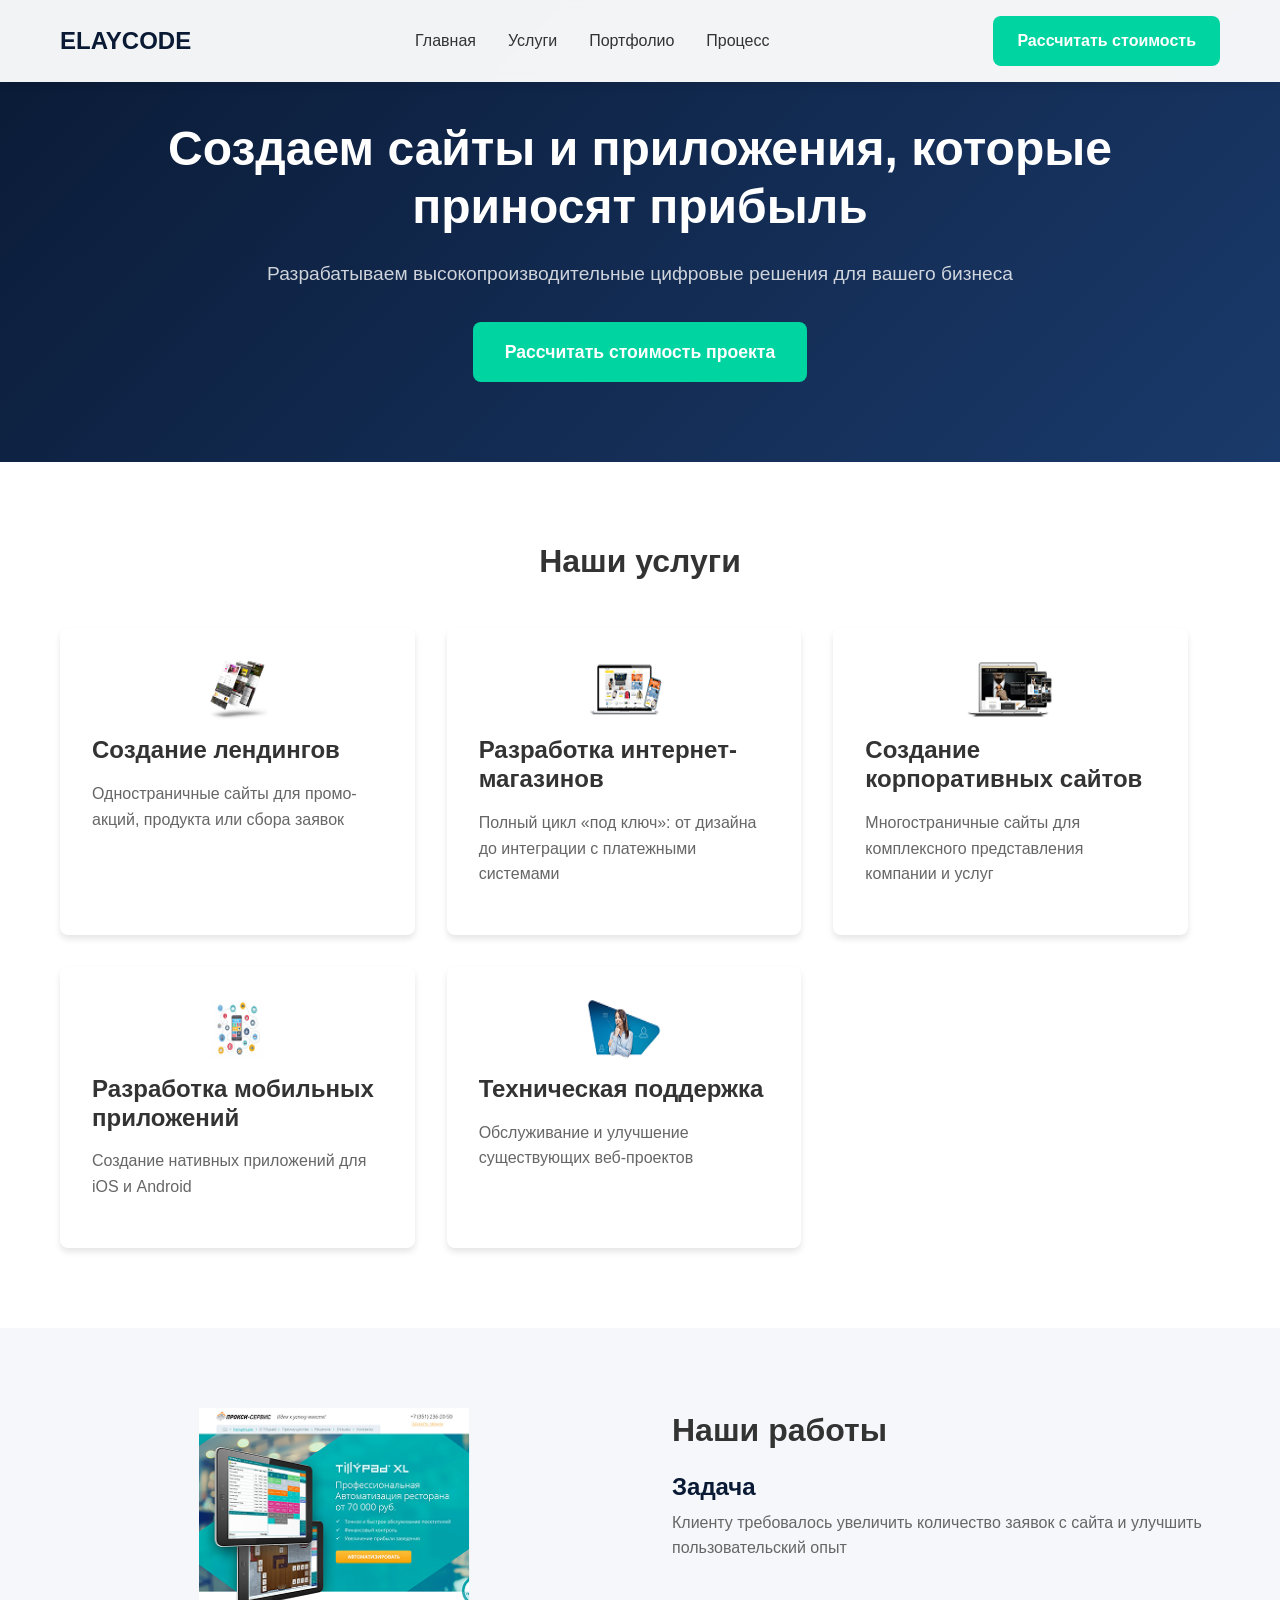
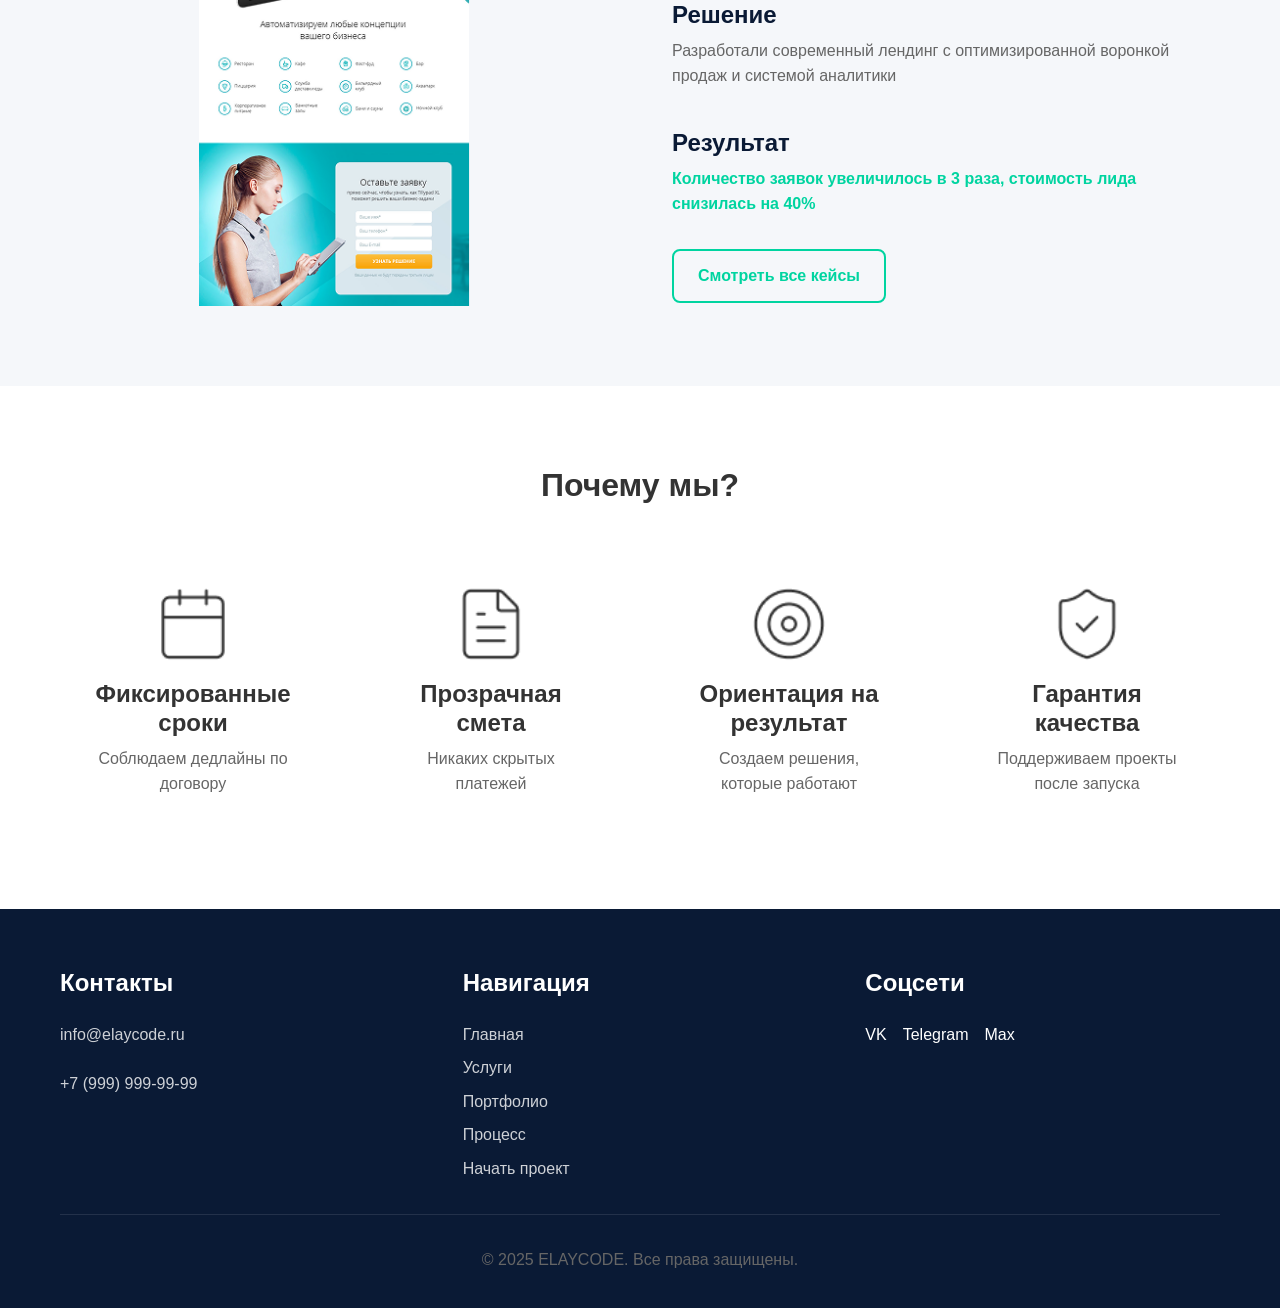
<file: public/index.html>
<!DOCTYPE html>
<html lang="ru">

<head>
    <meta charset="UTF-8">
    <meta name="viewport" content="width=device-width, initial-scale=1.0">
    <title>ELAYCODE - Создаем сайты и приложения, которые приносят прибыль</title>
    <link rel="stylesheet" href="css/base.css">
    <link rel="stylesheet" href="css/index.css">
</head>

<body>
    <header class="header">
        <div class="container header__container">
            <a href="index.html" class="header__logo">ELAYCODE</a>
            <nav class="header__nav">
                <ul class="header__nav-list">
                    <li><a href="index.html" class="header__nav-link">Главная</a></li>
                    <li><a href="services.html" class="header__nav-link">Услуги</a></li>
                    <li><a href="portfolio.html" class="header__nav-link">Портфолио</a></li>
                    <li><a href="process.html" class="header__nav-link">Процесс</a></li>
                </ul>
            </nav>
            <a href="start-project.html" class="btn btn--primary">Рассчитать стоимость</a>
        </div>
    </header>

    <section class="hero">
        <div class="container">
            <h1 class="hero__title">Создаем сайты и приложения, которые приносят прибыль</h1>
            <p class="hero__subtitle">Разрабатываем высокопроизводительные цифровые решения для вашего бизнеса</p>
            <a href="start-project.html" class="btn btn--primary btn--large">Рассчитать стоимость проекта</a>
        </div>
    </section>

    <section class="services">
        <div class="container">
            <h2 class="services__title">Наши услуги</h2>
            <div class="services__grid">
                <article class="service-card">
                    <img src="./images/service_5.png" alt="Создание лендингов" class="service-card__icon">
                    <h3 class="service-card__title">Создание лендингов</h3>
                    <p class="service-card__description">Одностраничные сайты для промо-акций, продукта или сбора заявок
                    </p>
                    <a href="services.html#landing" class="service-card__link"></a>
                </article>
                <article class="service-card">
                    <img src="./images/service_4.png" alt="Разработка интернет-магазинов" class="service-card__icon">
                    <h3 class="service-card__title">Разработка интернет-магазинов</h3>
                    <p class="service-card__description">Полный цикл «под ключ»: от дизайна до интеграции с платежными
                        системами</p>
                    <a href="services.html#shop" class="service-card__link"></a>
                </article>
                <article class="service-card">
                    <img src="./images/service_3.png" alt="Создание корпоративных сайтов" class="service-card__icon">
                    <h3 class="service-card__title">Создание корпоративных сайтов</h3>
                    <p class="service-card__description">Многостраничные сайты для комплексного представления компании и
                        услуг</p>
                    <a href="services.html#corporate" class="service-card__link"></a>
                </article>
                <article class="service-card">
                    <img src="./images/service_2.png" alt="Разработка мобильных приложений" class="service-card__icon">
                    <h3 class="service-card__title">Разработка мобильных приложений</h3>
                    <p class="service-card__description">Создание нативных приложений для iOS и Android</p>
                    <a href="services.html#mobile" class="service-card__link"></a>
                </article>
                <article class="service-card">
                    <img src="./images/service_1.png" alt="Техническая поддержка" class="service-card__icon">
                    <h3 class="service-card__title">Техническая поддержка</h3>
                    <p class="service-card__description">Обслуживание и улучшение существующих веб-проектов</p>
                    <a href="services.html#support" class="service-card__link"></a>
                </article>
            </div>
        </div>
    </section>

    <section class="featured-case">
        <div class="container featured-case__container">
            <figure class="featured-case__image-container">
                <img src="./images/project.png" alt="Пример проекта" class="featured-case__image">
            </figure>
            <div class="featured-case__content">
                <h2>Наши работы</h2>
                <h3>Задача</h3>
                <p>Клиенту требовалось увеличить количество заявок с сайта и улучшить пользовательский опыт</p>
                <h3>Решение</h3>
                <p>Разработали современный лендинг с оптимизированной воронкой продаж и системой аналитики</p>
                <h3>Результат</h3>
                <p class="featured-case__result">Количество заявок увеличилось в 3 раза, стоимость лида снизилась на 40%
                </p>
                <a href="portfolio.html" class="btn btn--secondary">Смотреть все кейсы</a>
            </div>
        </div>
    </section>

    <section class="advantages">
        <div class="container">
            <h2 class="advantages__title">Почему мы?</h2>
            <ul class="advantages__list">
                <li class="advantages__item">
                    <img src="./images/icon_1.png" alt="Фиксированные сроки" class="advantages__icon">
                    <h3>Фиксированные сроки</h3>
                    <p>Соблюдаем дедлайны по договору</p>
                </li>
                <li class="advantages__item">
                    <img src="./images/icon_2.png" alt="Прозрачная смета" class="advantages__icon">
                    <h3>Прозрачная смета</h3>
                    <p>Никаких скрытых платежей</p>
                </li>
                <li class="advantages__item">
                    <img src="./images/icon_3.png" alt="Ориентация на результат" class="advantages__icon">
                    <h3>Ориентация на результат</h3>
                    <p>Создаем решения, которые работают</p>
                </li>
                <li class="advantages__item">
                    <img src="./images/icon_4.png" alt="Гарантия качества" class="advantages__icon">
                    <h3>Гарантия качества</h3>
                    <p>Поддерживаем проекты после запуска</p>
                </li>
            </ul>
        </div>
    </section>

    <footer class="footer">
        <div class="container">
            <div class="footer__container">
                <div class="footer__column">
                    <h3>Контакты</h3>
                    <address class="footer__contacts">
                        <p><a href="mailto:info@elaycode.ru" class="footer__nav-link">info@elaycode.ru</a></p>
                        <p><a href="tel:+79999999999" class="footer__nav-link">+7 (999) 999-99-99</a></p>
                    </address>
                </div>
                <div class="footer__column">
                    <h3>Навигация</h3>
                    <nav>
                        <ul class="footer__nav-list">
                            <li><a href="index.html" class="footer__nav-link">Главная</a></li>
                            <li><a href="services.html" class="footer__nav-link">Услуги</a></li>
                            <li><a href="portfolio.html" class="footer__nav-link">Портфолио</a></li>
                            <li><a href="process.html" class="footer__nav-link">Процесс</a></li>
                            <li><a href="start-project.html" class="footer__nav-link">Начать проект</a></li>
                        </ul>
                    </nav>
                </div>
                <div class="footer__column">
                    <h3>Соцсети</h3>
                    <ul class="footer__social-list">
                        <li><a href="#" class="footer__social-link">VK</a></li>
                        <li><a href="#" class="footer__social-link">Telegram</a></li>
                        <li><a href="#" class="footer__social-link">Max</a></li>
                    </ul>
                </div>
            </div>
            <div class="footer__copyright">
                <p>&copy; 2025 ELAYCODE. Все права защищены.</p>
            </div>
        </div>
    </footer>
</body>

</html>
</file>
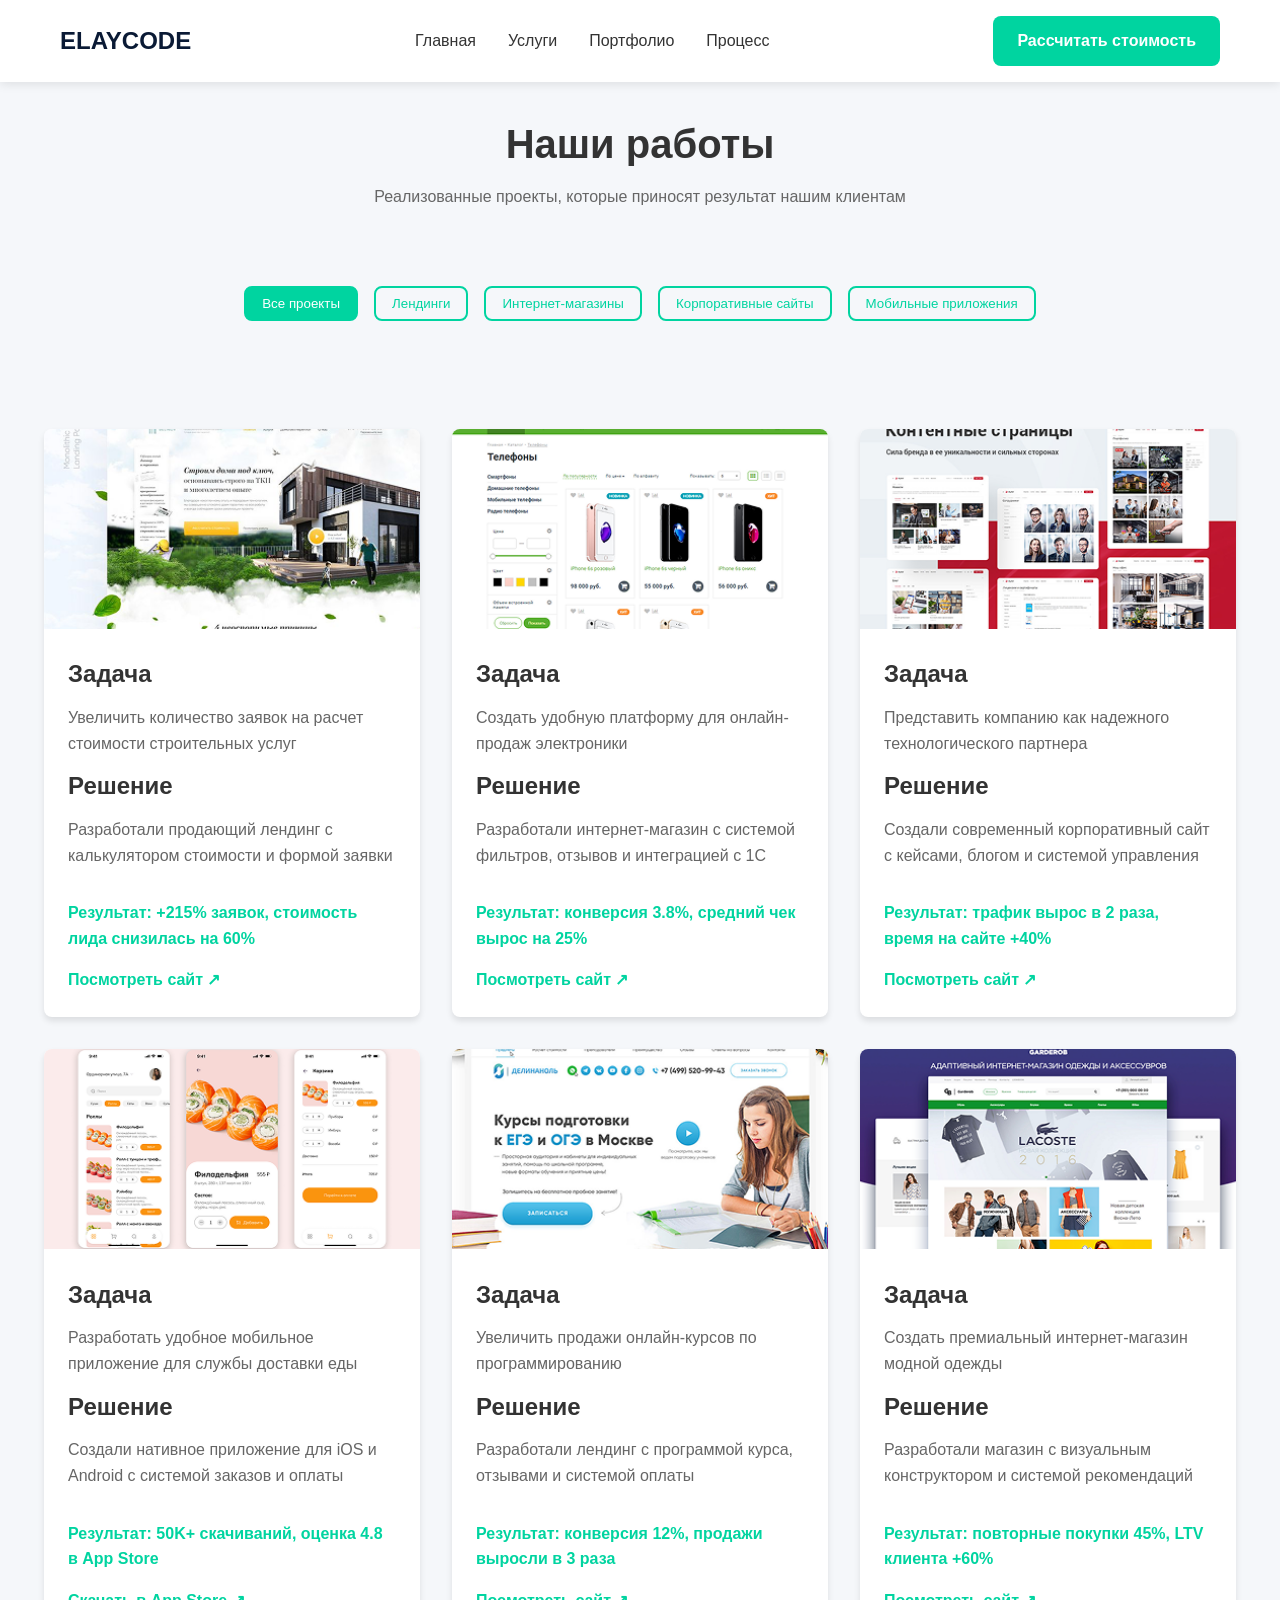
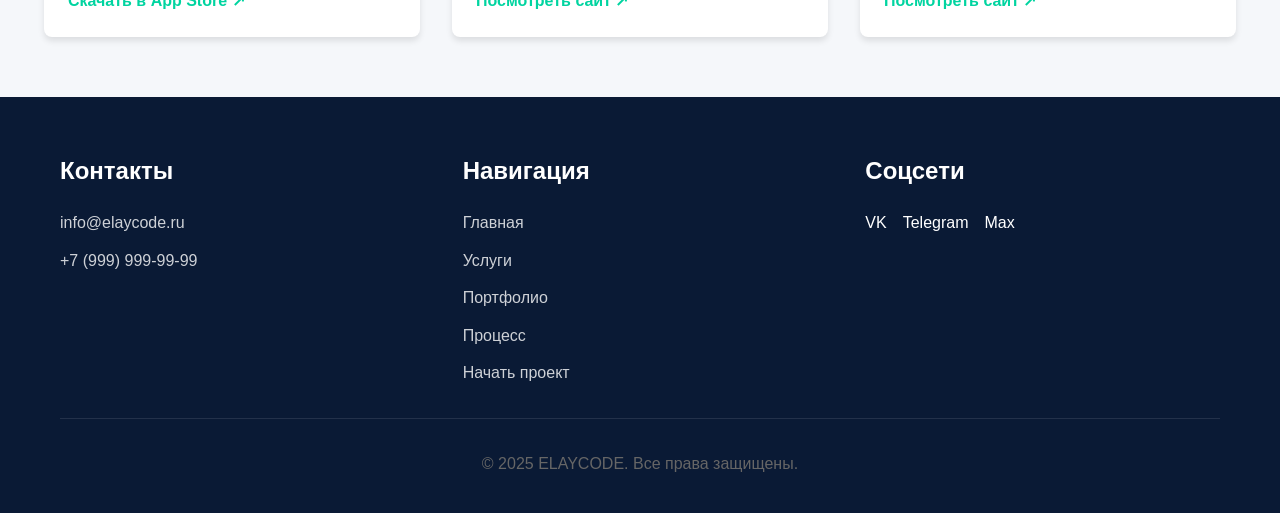
<file: public/portfolio.html>
<!DOCTYPE html>
<html lang="ru">

<head>
    <meta charset="UTF-8">
    <meta name="viewport" content="width=device-width, initial-scale=1.0">
    <title>Портфолио - ELAYCODE</title>
    <link rel="stylesheet" href="css/base.css">
    <link rel="stylesheet" href="css/page.css">
    <link rel="stylesheet" href="css/portfolio.css">
</head>

<body>
    <header class="header">
        <div class="container header__container">
            <a href="index.html" class="header__logo">ELAYCODE</a>
            <nav class="header__nav">
                <ul class="header__nav-list">
                    <li><a href="index.html" class="header__nav-link">Главная</a></li>
                    <li><a href="services.html" class="header__nav-link">Услуги</a></li>
                    <li><a href="portfolio.html" class="header__nav-link">Портфолио</a></li>
                    <li><a href="process.html" class="header__nav-link">Процесс</a></li>
                </ul>
            </nav>
            <a href="start-project.html" class="btn btn--primary">Рассчитать стоимость</a>
        </div>
    </header>

    <section class="portfolio-hero">
        <div class="container">
            <h1>Наши работы</h1>
            <p>Реализованные проекты, которые приносят результат нашим клиентам</p>
        </div>
    </section>

    <div class="portfolio">
        <div class="container">
            <div class="filters">
                <button class="filter-btn active" data-filter="*">Все проекты</button>
                <button class="filter-btn" data-filter=".landing">Лендинги</button>
                <button class="filter-btn" data-filter=".shop">Интернет-магазины</button>
                <button class="filter-btn" data-filter=".corporate">Корпоративные сайты</button>
                <button class="filter-btn" data-filter=".mobile">Мобильные приложения</button>
            </div>

            <div class="portfolio__grid">
                <article class="portfolio-item landing">
                    <figure class="portfolio-item__image-container">
                        <img src="./images/project_6.png" alt="Лендинг для строительной компании"
                            class="portfolio-item__image">
                    </figure>
                    <div class="portfolio-item__content">
                        <h2>Задача</h2>
                        <p>Увеличить количество заявок на расчет стоимости строительных услуг</p>
                        <h2>Решение</h2>
                        <p>Разработали продающий лендинг с калькулятором стоимости и формой заявки</p>
                        <p class="portfolio-item__result">Результат: +215% заявок, стоимость лида снизилась на 60%</p>
                        <a href="https://example.com" target="_blank" class="portfolio-item__link">
                            Посмотреть сайт ↗
                        </a>
                    </div>
                </article>

                <article class="portfolio-item shop">
                    <figure class="portfolio-item__image-container">
                        <img src="./images/project_5.png" alt="Интернет-магазин электроники"
                            class="portfolio-item__image">
                    </figure>
                    <div class="portfolio-item__content">
                        <h2>Задача</h2>
                        <p>Создать удобную платформу для онлайн-продаж электроники</p>
                        <h2>Решение</h2>
                        <p>Разработали интернет-магазин с системой фильтров, отзывов и интеграцией с 1С</p>
                        <p class="portfolio-item__result">Результат: конверсия 3.8%, средний чек вырос на 25%</p>
                        <a href="https://example-shop.com" target="_blank" class="portfolio-item__link">
                            Посмотреть сайт ↗
                        </a>
                    </div>
                </article>

                <article class="portfolio-item corporate">
                    <figure class="portfolio-item__image-container">
                        <img src="./images/project_4.png" alt="Корпоративный сайт IT-компании"
                            class="portfolio-item__image">
                    </figure>
                    <div class="portfolio-item__content">
                        <h2>Задача</h2>
                        <p>Представить компанию как надежного технологического партнера</p>
                        <h2>Решение</h2>
                        <p>Создали современный корпоративный сайт с кейсами, блогом и системой управления</p>
                        <p class="portfolio-item__result">Результат: трафик вырос в 2 раза, время на сайте +40%</p>
                        <a href="https://example-corp.com" target="_blank" class="portfolio-item__link">
                            Посмотреть сайт ↗
                        </a>
                    </div>
                </article>

                <article class="portfolio-item mobile">
                    <figure class="portfolio-item__image-container">
                        <img src="./images/project_3.png" alt="Мобильное приложение для доставки еды"
                            class="portfolio-item__image">
                    </figure>
                    <div class="portfolio-item__content">
                        <h2>Задача</h2>
                        <p>Разработать удобное мобильное приложение для службы доставки еды</p>
                        <h2>Решение</h2>
                        <p>Создали нативное приложение для iOS и Android с системой заказов и оплаты</p>
                        <p class="portfolio-item__result">Результат: 50K+ скачиваний, оценка 4.8 в App Store</p>
                        <a href="https://apps.apple.com" target="_blank" class="portfolio-item__link">
                            Скачать в App Store ↗
                        </a>
                    </div>
                </article>

                <article class="portfolio-item landing">
                    <figure class="portfolio-item__image-container">
                        <img src="./images/project_2.png" alt="Лендинг для онлайн-курсов" class="portfolio-item__image">
                    </figure>
                    <div class="portfolio-item__content">
                        <h2>Задача</h2>
                        <p>Увеличить продажи онлайн-курсов по программированию</p>
                        <h2>Решение</h2>
                        <p>Разработали лендинг с программой курса, отзывами и системой оплаты</p>
                        <p class="portfolio-item__result">Результат: конверсия 12%, продажи выросли в 3 раза</p>
                        <a href="https://example-courses.com" target="_blank" class="portfolio-item__link">
                            Посмотреть сайт ↗
                        </a>
                    </div>
                </article>

                <article class="portfolio-item shop">
                    <figure class="portfolio-item__image-container">
                        <img src="./images/project_1.png" alt="Интернет-магазин одежды" class="portfolio-item__image">
                    </figure>
                    <div class="portfolio-item__content">
                        <h2>Задача</h2>
                        <p>Создать премиальный интернет-магазин модной одежды</p>
                        <h2>Решение</h2>
                        <p>Разработали магазин с визуальным конструктором и системой рекомендаций</p>
                        <p class="portfolio-item__result">Результат: повторные покупки 45%, LTV клиента +60%</p>
                        <a href="https://example-fashion.com" target="_blank" class="portfolio-item__link">
                            Посмотреть сайт ↗
                        </a>
                    </div>
                </article>
            </div>
        </div>
    </div>

    <footer class="footer">
        <div class="container">
            <div class="footer__container">
                <div class="footer__column">
                    <h3>Контакты</h3>
                    <address class="footer__contacts">
                        <p><a href="mailto:info@elaycode.ru" class="footer__nav-link">info@elaycode.ru</a></p>
                        <p><a href="tel:+79999999999" class="footer__nav-link">+7 (999) 999-99-99</a></p>
                    </address>
                </div>
                <div class="footer__column">
                    <h3>Навигация</h3>
                    <nav>
                        <ul class="footer__nav-list">
                            <li><a href="index.html" class="footer__nav-link">Главная</a></li>
                            <li><a href="services.html" class="footer__nav-link">Услуги</a></li>
                            <li><a href="portfolio.html" class="footer__nav-link">Портфолио</a></li>
                            <li><a href="process.html" class="footer__nav-link">Процесс</a></li>
                            <li><a href="start-project.html" class="footer__nav-link">Начать проект</a></li>
                        </ul>
                    </nav>
                </div>
                <div class="footer__column">
                    <h3>Соцсети</h3>
                    <ul class="footer__social-list">
                        <li><a href="#" class="footer__social-link">VK</a></li>
                        <li><a href="#" class="footer__social-link">Telegram</a></li>
                        <li><a href="#" class="footer__social-link">Max</a></li>
                    </ul>
                </div>
            </div>
            <div class="footer__copyright">
                <p>&copy; 2025 ELAYCODE. Все права защищены.</p>
            </div>
        </div>
    </footer>

    <script src="js/filter.js"></script>
</body>

</html>
</file>
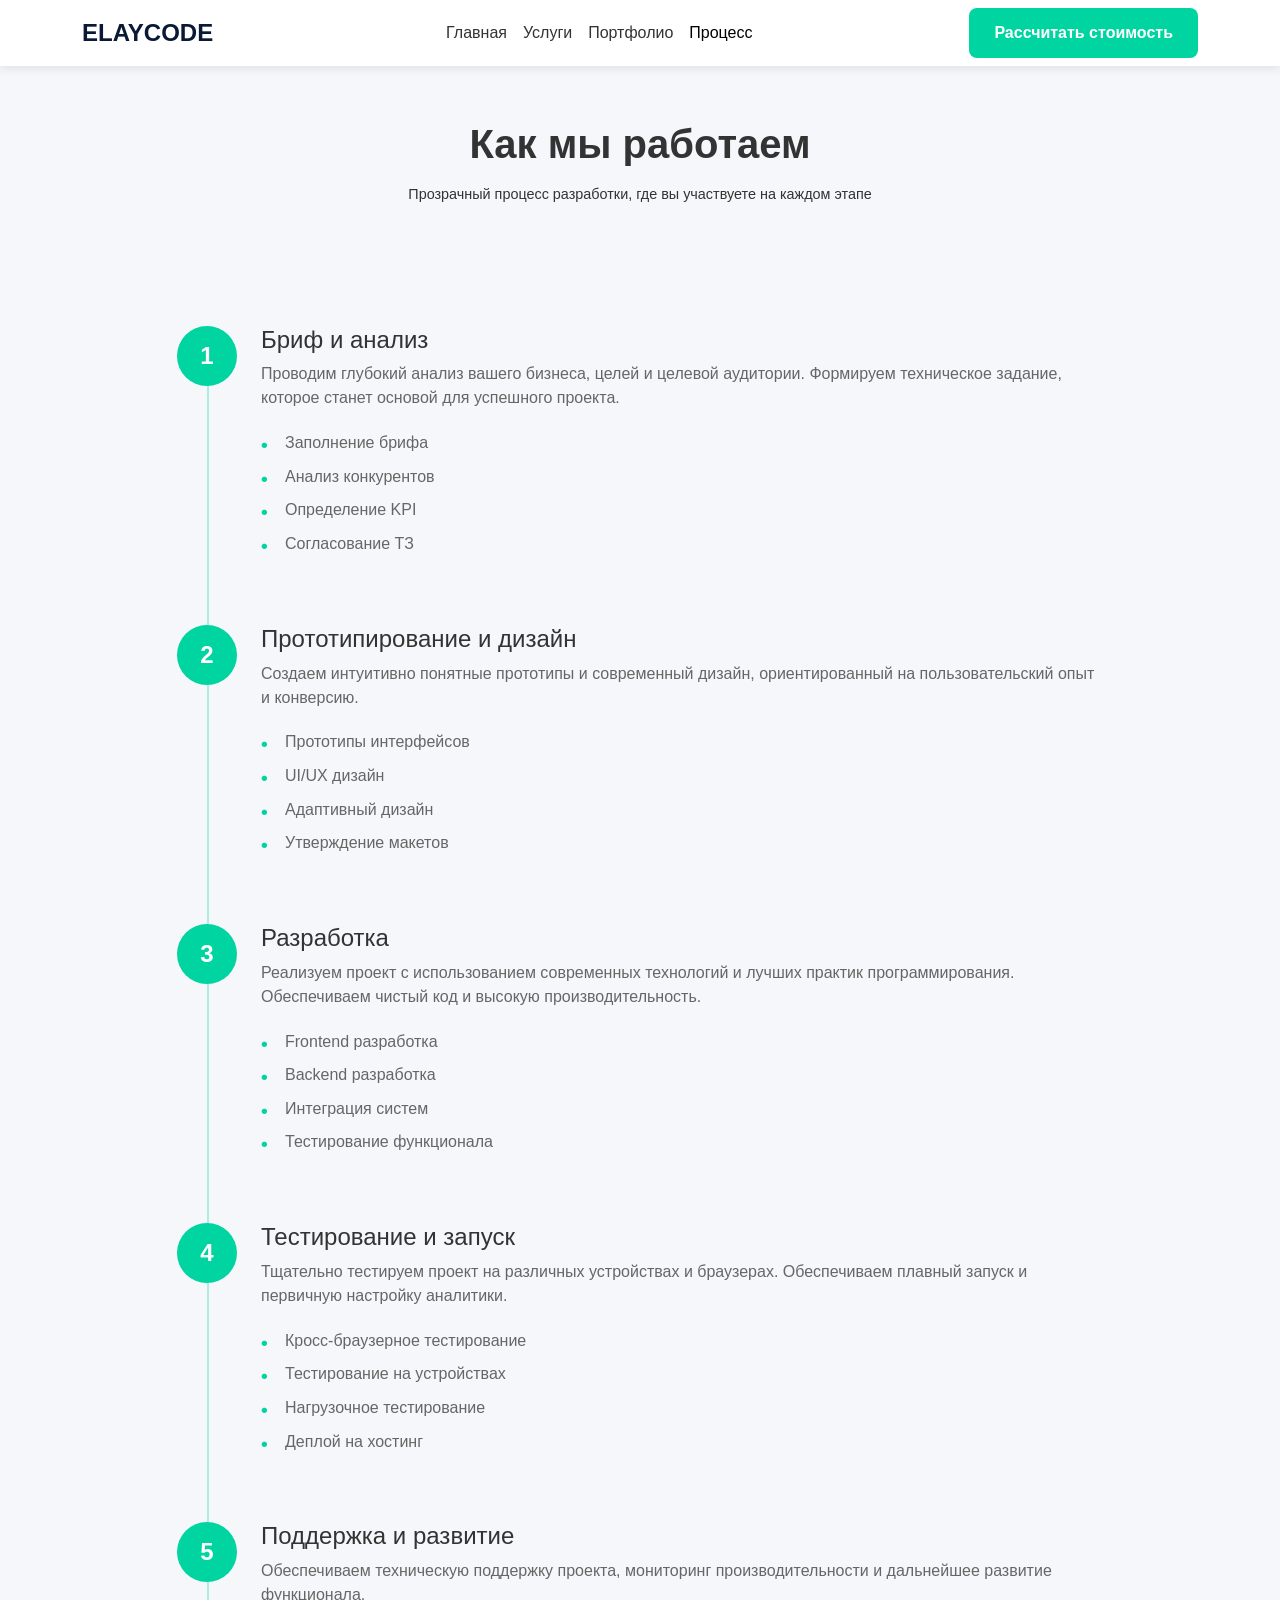
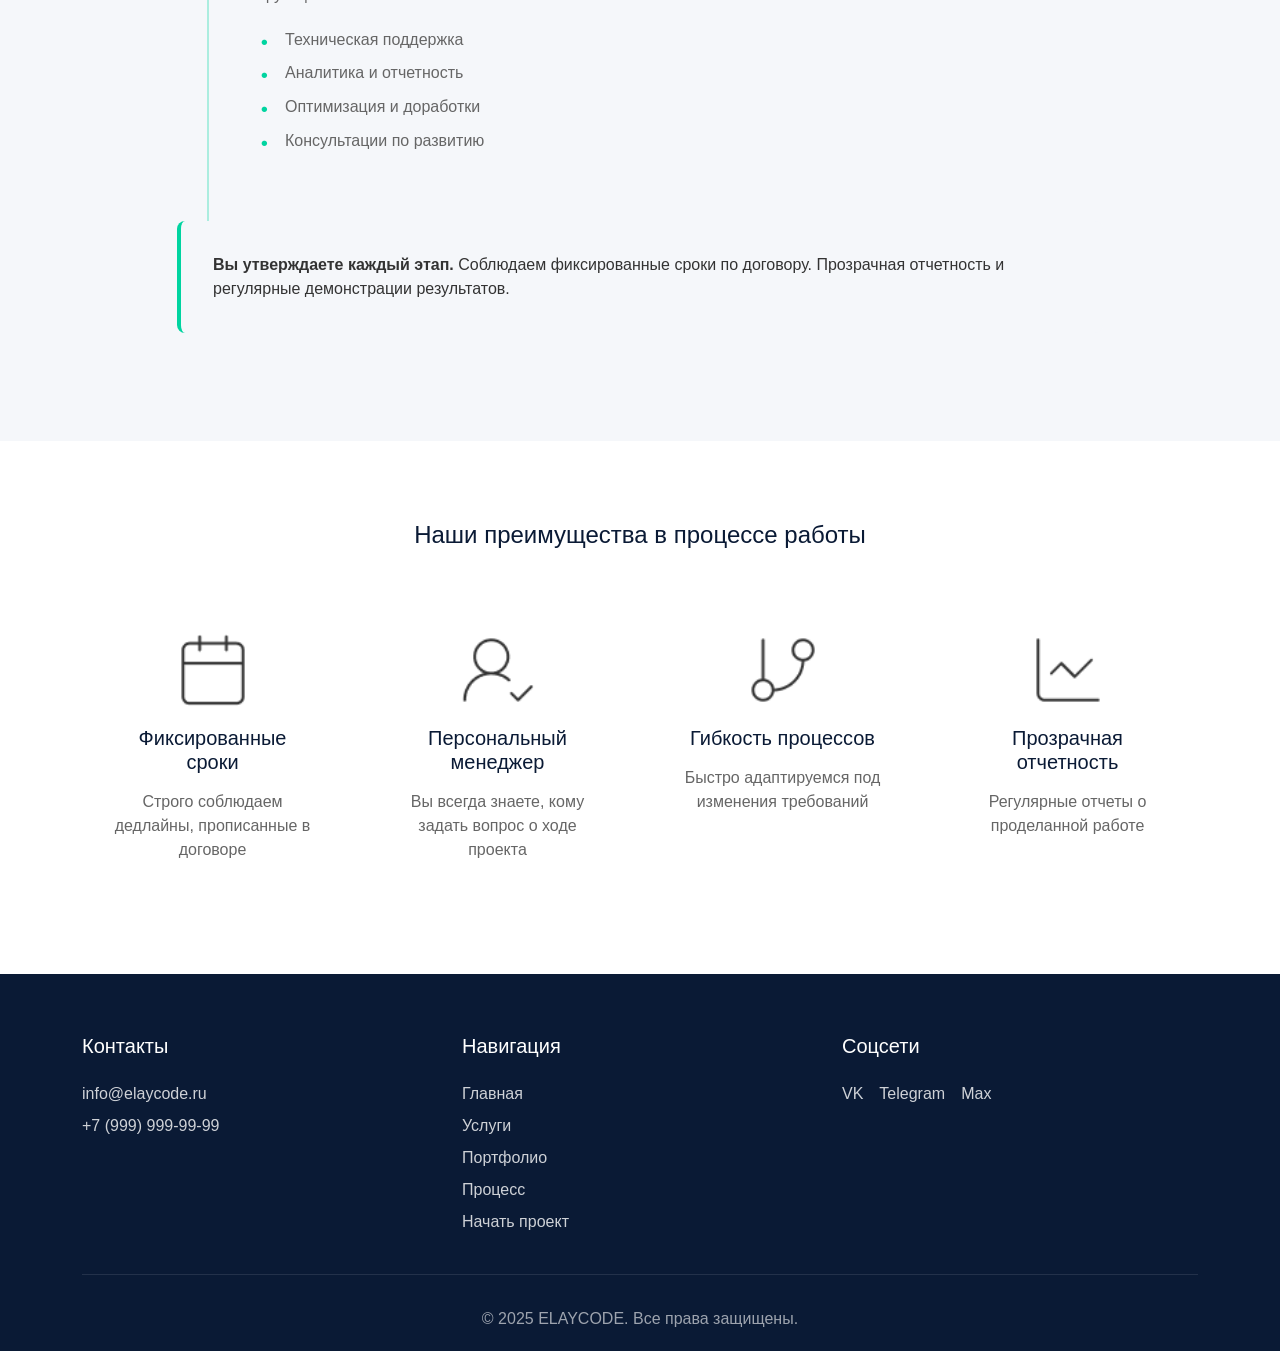
<file: public/process.html>
<!DOCTYPE html>
<html lang="ru">

<head>
    <meta charset="UTF-8">
    <meta name="viewport" content="width=device-width, initial-scale=1.0">
    <title>Процесс работы - ELAYCODE</title>
    <link href="https://cdn.jsdelivr.net/npm/bootstrap@5.3.0/dist/css/bootstrap.min.css" rel="stylesheet">
    <link rel="stylesheet" href="css/process.css">
</head>

<body>
    <header class="header">
        <nav class="navbar navbar-expand-lg">
            <div class="container">
                <a class="navbar-brand" href="index.html">ELAYCODE</a>
                <button class="navbar-toggler" type="button" data-bs-toggle="collapse" data-bs-target="#navbarNav"
                    aria-controls="navbarNav" aria-expanded="false" aria-label="Toggle navigation">
                    <span class="navbar-toggler-icon"></span>
                </button>
                <div class="collapse navbar-collapse" id="navbarNav">
                    <ul class="navbar-nav mx-auto mb-2 mb-lg-0">
                        <li class="nav-item">
                            <a class="nav-link" href="index.html">Главная</a>
                        </li>
                        <li class="nav-item">
                            <a class="nav-link" href="services.html">Услуги</a>
                        </li>
                        <li class="nav-item">
                            <a class="nav-link" href="portfolio.html">Портфолио</a>
                        </li>
                        <li class="nav-item">
                            <a class="nav-link active" href="process.html">Процесс</a>
                        </li>
                    </ul>
                    <a href="start-project.html" class="btn btn-custom-primary">Рассчитать стоимость</a>
                </div>
            </div>
        </nav>
    </header>

    <section class="process-hero">
        <div class="container">
            <div class="row justify-content-center">
                <div class="col-lg-8">
                    <h1>Как мы работаем</h1>
                    <p class="lead mb-0">Прозрачный процесс разработки, где вы участвуете на каждом этапе</p>
                </div>
            </div>
        </div>
    </section>

    <section class="process-steps">
        <div class="container">
            <div class="row justify-content-center">
                <div class="col-lg-10">
                    <div class="step-item d-flex flex-column flex-md-row align-items-md-start">
                        <div class="step-number mx-auto mx-md-0">1</div>
                        <div class="step-content mt-3 mt-md-0 ms-md-4">
                            <h2>Бриф и анализ</h2>
                            <p>Проводим глубокий анализ вашего бизнеса, целей и целевой аудитории. Формируем техническое
                                задание, которое станет основой для успешного проекта.</p>
                            <ul>
                                <li>Заполнение брифа</li>
                                <li>Анализ конкурентов</li>
                                <li>Определение KPI</li>
                                <li>Согласование ТЗ</li>
                            </ul>
                        </div>
                    </div>

                    <div class="step-item d-flex flex-column flex-md-row align-items-md-start">
                        <div class="step-number mx-auto mx-md-0">2</div>
                        <div class="step-content mt-3 mt-md-0 ms-md-4">
                            <h2>Прототипирование и дизайн</h2>
                            <p>Создаем интуитивно понятные прототипы и современный дизайн, ориентированный на
                                пользовательский опыт и конверсию.</p>
                            <ul>
                                <li>Прототипы интерфейсов</li>
                                <li>UI/UX дизайн</li>
                                <li>Адаптивный дизайн</li>
                                <li>Утверждение макетов</li>
                            </ul>
                        </div>
                    </div>

                    <div class="step-item d-flex flex-column flex-md-row align-items-md-start">
                        <div class="step-number mx-auto mx-md-0">3</div>
                        <div class="step-content mt-3 mt-md-0 ms-md-4">
                            <h2>Разработка</h2>
                            <p>Реализуем проект с использованием современных технологий и лучших практик
                                программирования.
                                Обеспечиваем чистый код и высокую производительность.</p>
                            <ul>
                                <li>Frontend разработка</li>
                                <li>Backend разработка</li>
                                <li>Интеграция систем</li>
                                <li>Тестирование функционала</li>
                            </ul>
                        </div>
                    </div>

                    <div class="step-item d-flex flex-column flex-md-row align-items-md-start">
                        <div class="step-number mx-auto mx-md-0">4</div>
                        <div class="step-content mt-3 mt-md-0 ms-md-4">
                            <h2>Тестирование и запуск</h2>
                            <p>Тщательно тестируем проект на различных устройствах и браузерах. Обеспечиваем плавный
                                запуск
                                и первичную настройку аналитики.</p>
                            <ul>
                                <li>Кросс-браузерное тестирование</li>
                                <li>Тестирование на устройствах</li>
                                <li>Нагрузочное тестирование</li>
                                <li>Деплой на хостинг</li>
                            </ul>
                        </div>
                    </div>

                    <div class="step-item d-flex flex-column flex-md-row align-items-md-start">
                        <div class="step-number mx-auto mx-md-0">5</div>
                        <div class="step-content mt-3 mt-md-0 ms-md-4">
                            <h2>Поддержка и развитие</h2>
                            <p>Обеспечиваем техническую поддержку проекта, мониторинг производительности и дальнейшее
                                развитие функционала.</p>
                            <ul>
                                <li>Техническая поддержка</li>
                                <li>Аналитика и отчетность</li>
                                <li>Оптимизация и доработки</li>
                                <li>Консультации по развитию</li>
                            </ul>
                        </div>
                    </div>

                    <div class="highlight-box">
                        <div class="d-flex align-items-start">
                            <div>
                                <p class="mb-0"><strong>Вы утверждаете каждый этап.</strong> Соблюдаем фиксированные
                                    сроки по договору. Прозрачная
                                    отчетность и регулярные демонстрации результатов.</p>
                            </div>
                        </div>
                    </div>
                </div>
            </div>
        </div>
    </section>

    <section class="advantages">
        <div class="container">
            <h2 class="advantages__title">Наши преимущества в процессе работы</h2>
            <div class="row g-4">
                <div class="col-md-6 col-lg-3">
                    <div class="advantage-card">
                        <img src="./images/icon_1.png" alt="Фиксированные сроки" class="advantage-icon">
                        <h3>Фиксированные сроки</h3>
                        <p>Строго соблюдаем дедлайны, прописанные в договоре</p>
                    </div>
                </div>
                <div class="col-md-6 col-lg-3">
                    <div class="advantage-card">
                        <img src="./images/icon_5.png" alt="Персональный менеджер" class="advantage-icon">
                        <h3>Персональный менеджер</h3>
                        <p>Вы всегда знаете, кому задать вопрос о ходе проекта</p>
                    </div>
                </div>
                <div class="col-md-6 col-lg-3">
                    <div class="advantage-card">
                        <img src="./images/icon_6.png" alt="Гибкость процессов" class="advantage-icon">
                        <h3>Гибкость процессов</h3>
                        <p>Быстро адаптируемся под изменения требований</p>
                    </div>
                </div>
                <div class="col-md-6 col-lg-3">
                    <div class="advantage-card">
                        <img src="./images/icon_7.png" alt="Прозрачная отчетность" class="advantage-icon">
                        <h3>Прозрачная отчетность</h3>
                        <p>Регулярные отчеты о проделанной работе</p>
                    </div>
                </div>
            </div>
        </div>
    </section>

    <footer class="footer">
        <div class="container">
            <div class="row gy-4">
                <div class="col-md-4">
                    <h3>Контакты</h3>
                    <address>
                        <p><a href="mailto:info@elaycode.ru">info@elaycode.ru</a></p>
                        <p><a href="tel:+79999999999">+7 (999) 999-99-99</a></p>
                    </address>
                </div>
                <div class="col-md-4">
                    <h3>Навигация</h3>
                    <ul>
                        <li><a href="index.html">Главная</a></li>
                        <li><a href="services.html">Услуги</a></li>
                        <li><a href="portfolio.html">Портфолио</a></li>
                        <li><a href="process.html">Процесс</a></li>
                        <li><a href="start-project.html">Начать проект</a></li>
                    </ul>
                </div>
                <div class="col-md-4">
                    <h3>Соцсети</h3>
                    <div class="social-links">
                        <a href="#">VK</a>
                        <a href="#">Telegram</a>
                        <a href="#">Max</a>
                    </div>
                </div>
            </div>
            <div class="copyright">
                <p class="mb-0">&copy; 2025 ELAYCODE. Все права защищены.</p>
            </div>
        </div>
    </footer>
</body>

</html>
</file>
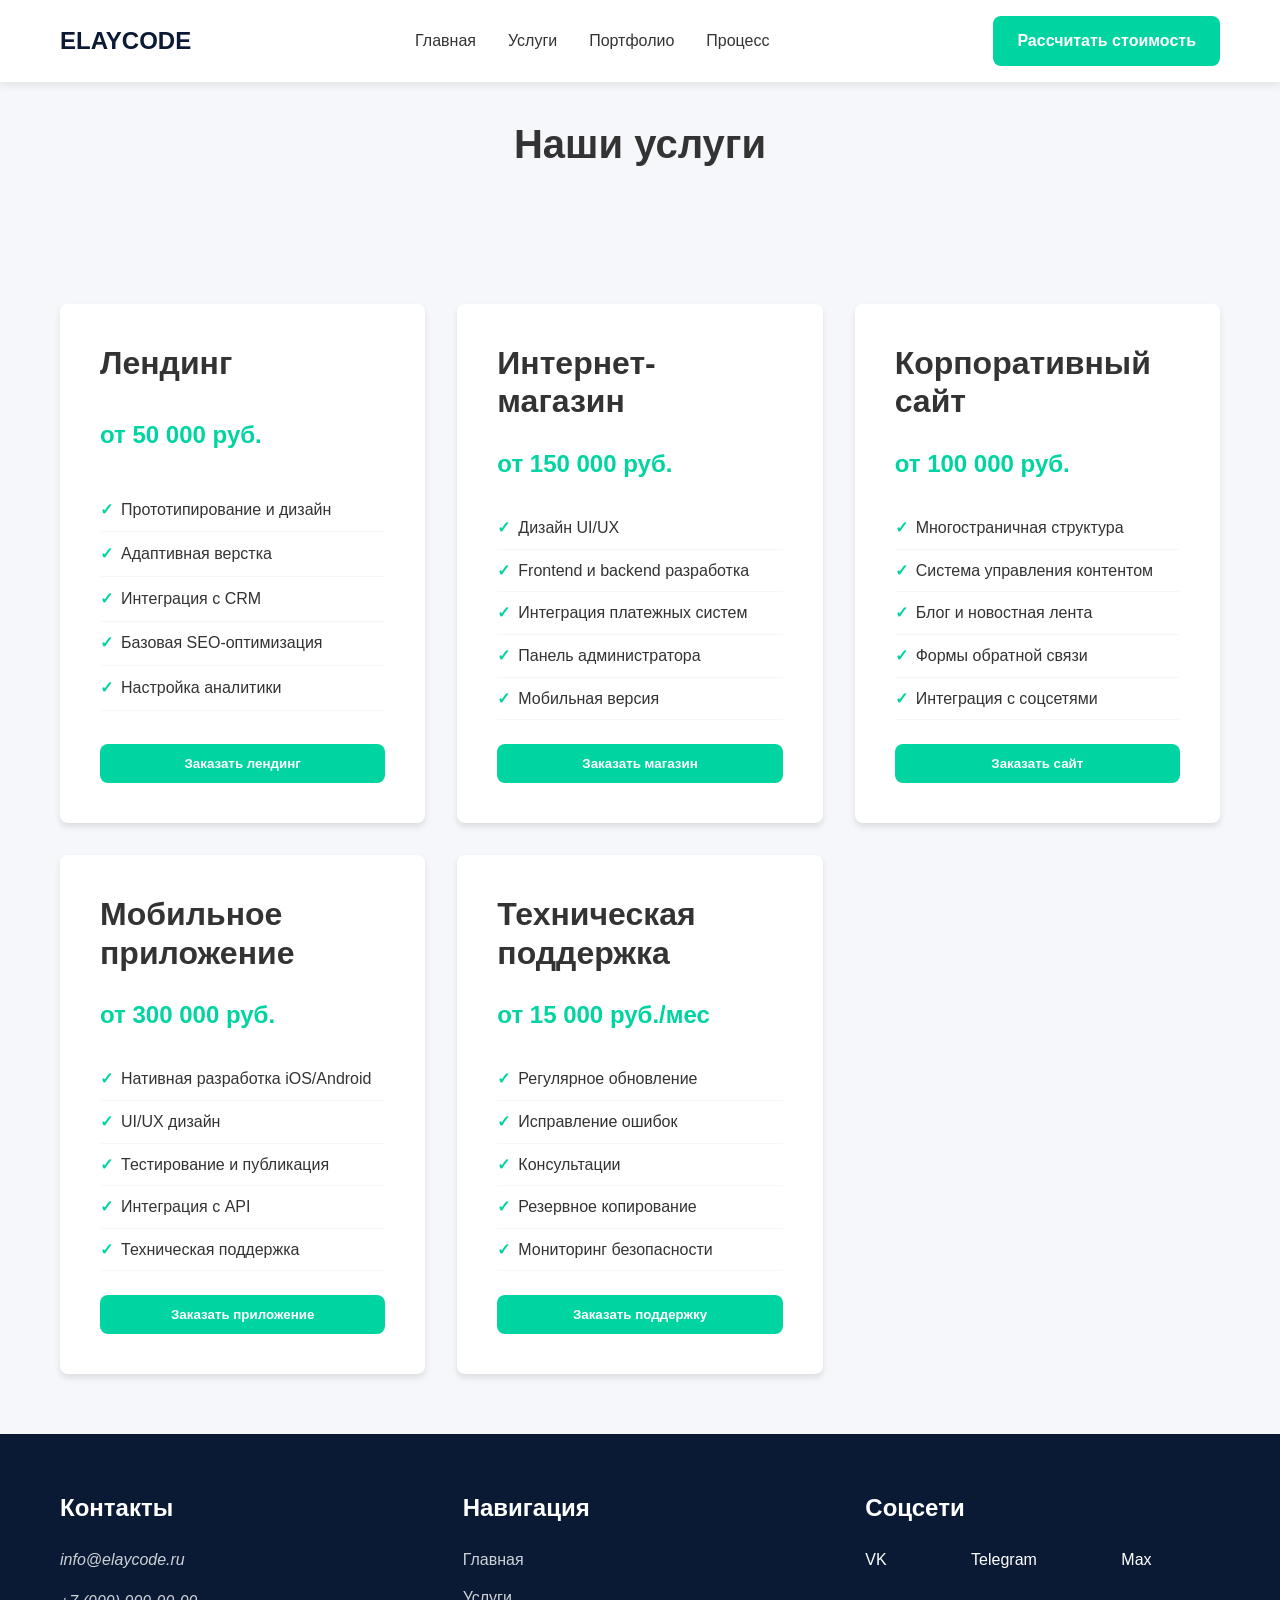
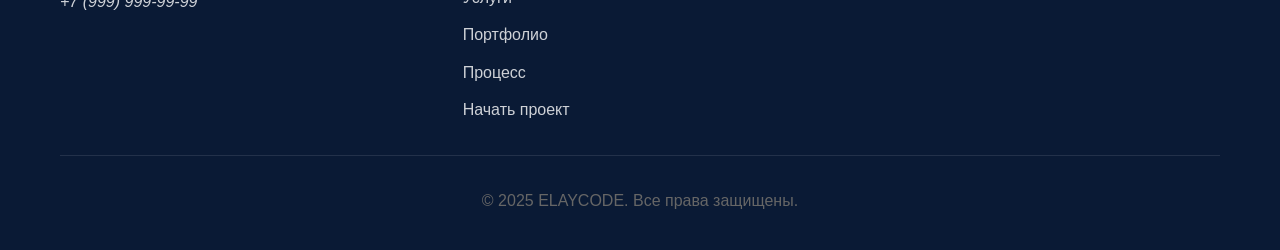
<file: public/services.html>
<!DOCTYPE html>
<html lang="ru">

<head>
    <meta charset="UTF-8">
    <meta name="viewport" content="width=device-width, initial-scale=1.0">
    <title>Услуги - ELAYCODE</title>
    <link rel="stylesheet" href="css/base.css">
    <link rel="stylesheet" href="css/services.css">
</head>

<body>
    <header class="header">
        <div class="container header__container">
            <a href="index.html" class="header__logo">ELAYCODE</a>
            <nav class="header__nav">
                <ul class="header__nav-list">
                    <li><a href="index.html" class="header__nav-link">Главная</a></li>
                    <li><a href="services.html" class="header__nav-link">Услуги</a></li>
                    <li><a href="portfolio.html" class="header__nav-link">Портфолио</a></li>
                    <li><a href="process.html" class="header__nav-link">Процесс</a></li>
                </ul>
            </nav>
            <a href="start-project.html" class="btn btn--primary">Рассчитать стоимость</a>
        </div>
    </header>

    <section class="services-hero">
        <div class="container">
            <h1>Наши услуги</h1>
        </div>
    </section>

    <div class="services-detailed">
        <div class="container">
            <div class="services-detailed__grid">
                <article class="service-card-detailed" id="landing">
                    <h2>Лендинг</h2>
                    <p class="service-card-detailed__price">от 50 000 руб.</p>
                    <ul class="service-card-detailed__list">
                        <li class="service-card-detailed__list-item">Прототипирование и дизайн</li>
                        <li class="service-card-detailed__list-item">Адаптивная верстка</li>
                        <li class="service-card-detailed__list-item">Интеграция с CRM</li>
                        <li class="service-card-detailed__list-item">Базовая SEO-оптимизация</li>
                        <li class="service-card-detailed__list-item">Настройка аналитики</li>
                    </ul>
                    <button class="btn btn--primary"
                        onclick="location.href='start-project.html?service=landing'">Заказать лендинг</button>
                </article>

                <article class="service-card-detailed" id="shop">
                    <h2>Интернет-магазин</h2>
                    <p class="service-card-detailed__price">от 150 000 руб.</p>
                    <ul class="service-card-detailed__list">
                        <li class="service-card-detailed__list-item">Дизайн UI/UX</li>
                        <li class="service-card-detailed__list-item">Frontend и backend разработка</li>
                        <li class="service-card-detailed__list-item">Интеграция платежных систем</li>
                        <li class="service-card-detailed__list-item">Панель администратора</li>
                        <li class="service-card-detailed__list-item">Мобильная версия</li>
                    </ul>
                    <button class="btn btn--primary" onclick="location.href='start-project.html?service=shop'">Заказать
                        магазин</button>
                </article>

                <article class="service-card-detailed" id="corporate">
                    <h2>Корпоративный сайт</h2>
                    <p class="service-card-detailed__price">от 100 000 руб.</p>
                    <ul class="service-card-detailed__list">
                        <li class="service-card-detailed__list-item">Многостраничная структура</li>
                        <li class="service-card-detailed__list-item">Система управления контентом</li>
                        <li class="service-card-detailed__list-item">Блог и новостная лента</li>
                        <li class="service-card-detailed__list-item">Формы обратной связи</li>
                        <li class="service-card-detailed__list-item">Интеграция с соцсетями</li>
                    </ul>
                    <button class="btn btn--primary"
                        onclick="location.href='start-project.html?service=corporate'">Заказать сайт</button>
                </article>

                <article class="service-card-detailed" id="mobile">
                    <h2>Мобильное приложение</h2>
                    <p class="service-card-detailed__price">от 300 000 руб.</p>
                    <ul class="service-card-detailed__list">
                        <li class="service-card-detailed__list-item">Нативная разработка iOS/Android</li>
                        <li class="service-card-detailed__list-item">UI/UX дизайн</li>
                        <li class="service-card-detailed__list-item">Тестирование и публикация</li>
                        <li class="service-card-detailed__list-item">Интеграция с API</li>
                        <li class="service-card-detailed__list-item">Техническая поддержка</li>
                    </ul>
                    <button class="btn btn--primary"
                        onclick="location.href='start-project.html?service=mobile'">Заказать приложение</button>
                </article>

                <article class="service-card-detailed" id="support">
                    <h2>Техническая поддержка</h2>
                    <p class="service-card-detailed__price">от 15 000 руб./мес</p>
                    <ul class="service-card-detailed__list">
                        <li class="service-card-detailed__list-item">Регулярное обновление</li>
                        <li class="service-card-detailed__list-item">Исправление ошибок</li>
                        <li class="service-card-detailed__list-item">Консультации</li>
                        <li class="service-card-detailed__list-item">Резервное копирование</li>
                        <li class="service-card-detailed__list-item">Мониторинг безопасности</li>
                    </ul>
                    <button class="btn btn--primary"
                        onclick="location.href='start-project.html?service=support'">Заказать поддержку</button>
                </article>
            </div>
        </div>
    </div>

    <footer class="footer">
        <div class="container">
            <div class="footer__container">
                <div class="footer__column">
                    <h3>Контакты</h3>
                    <address class="footer__contacts">
                        <p><a href="mailto:info@elaycode.ru" class="footer__nav-link">info@elaycode.ru</a></p>
                        <p><a href="tel:+79999999999" class="footer__nav-link">+7 (999) 999-99-99</a></p>
                    </address>
                </div>
                <div class="footer__column">
                    <h3>Навигация</h3>
                    <nav>
                        <ul class="footer__nav-list">
                            <li><a href="index.html" class="footer__nav-link">Главная</a></li>
                            <li><a href="services.html" class="footer__nav-link">Услуги</a></li>
                            <li><a href="portfolio.html" class="footer__nav-link">Портфолио</a></li>
                            <li><a href="process.html" class="footer__nav-link">Процесс</a></li>
                            <li><a href="start-project.html" class="footer__nav-link">Начать проект</a></li>
                        </ul>
                    </nav>
                </div>
                <div class="footer__column">
                    <h3>Соцсети</h3>
                    <ul class="footer__social-list">
                        <li><a href="#" class="footer__social-link">VK</a></li>
                        <li><a href="#" class="footer__social-link">Telegram</a></li>
                        <li><a href="#" class="footer__social-link">Max</a></li>
                    </ul>
                </div>
            </div>
            <div class="footer__copyright">
                <p>&copy; 2025 ELAYCODE. Все права защищены.</p>
            </div>
        </div>
    </footer>
</body>

</html>
</file>
<file: public/css/base.css>
:root {
    --primary-color: #0A1A35;
    --accent-color: #00D4A0;
    --background-light: #F5F7FA;
    --white: #FFFFFF;
    --text-dark: #333333;
    --text-light: #666666;
    --border-radius: 8px;
    --transition: all 0.3s ease;
}

* {
    margin: 0;
    padding: 0;
    box-sizing: border-box;
}

body {
    font-family: 'Inter', 'Arial', sans-serif;
    line-height: 1.6;
    color: var(--text-dark);
    background-color: var(--background-light);
}

.container {
    max-width: 1200px;
    margin: 0 auto;
    padding: 0 20px;
}

h1,
h2,
h3,
h4,
h5,
h6 {
    font-weight: 700;
    line-height: 1.2;
    margin-bottom: 1rem;
}

h1 {
    font-size: 2.5rem;
}

h2 {
    font-size: 2rem;
}

h3 {
    font-size: 1.5rem;
}

p {
    margin-bottom: 1rem;
    color: var(--text-light);
}

.btn {
    display: inline-block;
    padding: 12px 24px;
    border: none;
    border-radius: var(--border-radius);
    text-decoration: none;
    font-weight: 600;
    text-align: center;
    cursor: pointer;
    transition: var(--transition);
}

.btn--primary {
    background-color: var(--accent-color);
    color: var(--white);
}

.btn--primary:hover {
    background-color: #00c191;
    transform: translateY(-2px);
}

.btn--secondary {
    background-color: transparent;
    color: var(--accent-color);
    border: 2px solid var(--accent-color);
}

.btn--secondary:hover {
    background-color: var(--accent-color);
    color: var(--white);
}

.btn--large {
    padding: 16px 32px;
    font-size: 1.1rem;
}

.btn--block {
    width: 100%;
}
</file>
<file: public/css/index.css>
.hero {
    padding: 120px 0 80px;
    background: linear-gradient(135deg, var(--primary-color) 0%, #1a3a6b 100%);
    color: var(--white);
    text-align: center;
    display: flex;
    align-items: center;
    justify-content: center;
}

.hero .container {
    display: flex;
    flex-direction: column;
    align-items: center;
    justify-content: center;
}

.hero__title {
    font-size: 3rem;
    margin-bottom: 1.5rem;
    color: var(--white);
}

.hero__subtitle {
    font-size: 1.2rem;
    margin-bottom: 2rem;
    color: rgba(255, 255, 255, 0.8);
}

.services {
    padding: 80px 0;
    background-color: var(--white);
}

.services__title {
    text-align: center;
    margin-bottom: 3rem;
}

.services__grid {
    display: flex;
    flex-wrap: wrap;
    gap: 2rem;
    justify-content: flex-start;
}

.service-card {
    background: var(--white);
    border-radius: var(--border-radius);
    padding: 2rem;
    box-shadow: 0 4px 6px rgba(0, 0, 0, 0.1);
    transition: var(--transition);
    position: relative;
    flex: 1 1 300px;
    min-width: 280px;
    max-width: calc(33.333% - 2rem);
    display: flex;
    flex-direction: column;
}

.service-card:hover {
    transform: translateY(-5px);
    box-shadow: 0 8px 25px rgba(0, 0, 0, 0.15);
}

.service-card__icon {
    height: 60px;
    margin-bottom: 1rem;
    display: flex;
    align-items: center;
    justify-content: center;
}

.service-card__title {
    margin-bottom: 1rem;
}

.service-card__description {
    flex-grow: 1;
}

.service-card__link {
    position: absolute;
    top: 0;
    left: 0;
    right: 0;
    bottom: 0;
    z-index: 1;
}

.featured-case {
    padding: 80px 0;
    background-color: var(--background-light);
}

.featured-case__container {
    display: flex;
    flex-wrap: wrap;
    gap: 4rem;
    align-items: center;
}

.featured-case__image-container {
    flex: 1 1 45%;
    min-width: 280px;
}

.featured-case__image {
    width: 100%;
    display: block;
}

.featured-case__content {
    flex: 1 1 45%;
    min-width: 280px;
    display: flex;
    flex-direction: column;
}

.featured-case__content h2 {
    margin-bottom: 1.5rem;
}

.featured-case__content h3 {
    color: var(--primary-color);
    margin-top: 1.5rem;
    margin-bottom: 0.5rem;
}

.featured-case__content h3:first-of-type {
    margin-top: 0;
}

.featured-case__result {
    color: var(--accent-color) !important;
    font-weight: 600;
}

.featured-case__content .btn {
    align-self: flex-start;
    margin-top: 1rem;
}

.advantages {
    padding: 80px 0;
    background-color: var(--white);
}

.advantages__title {
    text-align: center;
    margin-bottom: 3rem;
}

.advantages__list {
    display: flex;
    flex-wrap: wrap;
    gap: 2rem;
    justify-content: center;
    list-style: none;
}

.advantages__item {
    text-align: center;
    padding: 2rem;
    flex: 1 1 220px;
    min-width: 220px;
    display: flex;
    flex-direction: column;
    align-items: center;
}

.advantages__icon {
    width: 80px;
    height: 80px;
    margin: 0 auto 1rem;
    display: flex;
    align-items: center;
    justify-content: center;
    font-size: 2rem;
}

.advantages__item h3 {
    margin-bottom: 0.5rem;
}

.advantages__item p {
    margin-bottom: 0;
}


.header {
    position: fixed;
    top: 0;
    width: 100%;
    background: rgba(255, 255, 255, 0.95);
    backdrop-filter: blur(5px);
    box-shadow: 0 2px 10px rgba(0, 0, 0, 0.1);
    z-index: 1000;
}

.header__container {
    display: flex;
    justify-content: space-between;
    align-items: center;
    flex-wrap: wrap;
    gap: 1rem;
    padding: 1rem 20px;
}

.header__logo {
    font-size: 1.5rem;
    font-weight: 700;
    color: var(--primary-color);
    text-decoration: none;
}

.header__nav-list {
    display: flex;
    flex-wrap: wrap;
    list-style: none;
    gap: 2rem;
    margin: 0;
    padding: 0;
}

.header__nav-link {
    text-decoration: none;
    color: var(--text-dark);
    font-weight: 500;
    transition: var(--transition);
    display: inline-block;
}

.header__nav-link:hover {
    color: var(--accent-color);
}

.footer {
    background-color: var(--primary-color);
    color: var(--white);
    padding: 60px 0 20px;
}

.footer__container {
    display: flex;
    flex-wrap: wrap;
    gap: 3rem;
    margin-bottom: 2rem;
    justify-content: space-between;
}

.footer__column {
    flex: 1 1 250px;
    min-width: 200px;
}

.footer__column h3 {
    color: var(--white);
    margin-bottom: 1.5rem;
}

.footer__contacts {
    display: flex;
    flex-direction: column;
    gap: 0.5rem;
    font-style: normal;
}

.footer__nav-list {
    list-style: none;
    padding: 0;
    margin: 0;
    display: flex;
    flex-direction: column;
    gap: 0.5rem;
}

.footer__nav-link {
    color: rgba(255, 255, 255, 0.8);
    text-decoration: none;
    transition: var(--transition);
    display: inline-block;
}

.footer__nav-link:hover {
    color: var(--accent-color);
}

.footer__social-list {
    display: flex;
    gap: 1rem;
    list-style: none;
    padding: 0;
    margin: 0;
    flex-wrap: wrap;
}

.footer__social-link {
    color: var(--white);
    text-decoration: none;
    transition: var(--transition);
    display: inline-block;
}

.footer__social-link:hover {
    color: var(--accent-color);
}

.footer__copyright {
    text-align: center;
    padding-top: 2rem;
    border-top: 1px solid rgba(255, 255, 255, 0.1);
    color: rgba(255, 255, 255, 0.6);
}
</file>
<file: public/css/page.css>
.header {
    position: fixed;
    top: 0;
    width: 100%;
    background: rgba(255, 255, 255, 0.95);
    backdrop-filter: blur(5px);
    box-shadow: 0 2px 10px rgba(0, 0, 0, 0.1);
    z-index: 1000;
}

.header__container {
    display: flex;
    justify-content: space-between;
    align-items: center;
    padding: 1rem 20px;
}

.header__logo {
    font-size: 1.5rem;
    font-weight: 700;
    color: var(--primary-color);
    text-decoration: none;
}

.header__nav-list {
    display: flex;
    list-style: none;
    gap: 2rem;
}

.header__nav-link {
    text-decoration: none;
    color: var(--text-dark);
    font-weight: 500;
    transition: var(--transition);
}

.header__nav-link:hover {
    color: var(--accent-color);
}

.footer {
    background-color: var(--primary-color);
    color: var(--white);
    padding: 60px 0 20px;
}

.footer__container {
    display: grid;
    grid-template-columns: repeat(auto-fit, minmax(250px, 1fr));
    gap: 3rem;
    margin-bottom: 2rem;
}

.footer__column h3 {
    color: var(--white);
    margin-bottom: 1.5rem;
}

.footer__nav-list {
    list-style: none;
}

.footer__nav-link {
    color: rgba(255, 255, 255, 0.8);
    text-decoration: none;
    transition: var(--transition);
}

.footer__nav-link:hover {
    color: var(--accent-color);
}

.footer__social-list {
    display: flex;
    gap: 1rem;
    list-style: none;
}

.footer__social-link {
    color: var(--white);
    text-decoration: none;
    transition: var(--transition);
}

.footer__social-link:hover {
    color: var(--accent-color);
}

.footer__copyright {
    text-align: center;
    padding-top: 2rem;
    border-top: 1px solid rgba(255, 255, 255, 0.1);
    color: rgba(255, 255, 255, 0.6);
}
</file>
<file: public/css/portfolio.css>
.portfolio-hero {
    padding: 120px 0 60px;
    text-align: center;
}

h2 {
    font-size: 1.5rem;
}

.filters {
    display: flex;
    justify-content: center;
    gap: 1rem;
    margin-bottom: 3rem;
    flex-wrap: wrap;
}

.filter-btn {
    padding: 8px 16px;
    background: transparent;
    border: 2px solid var(--accent-color);
    color: var(--accent-color);
    border-radius: var(--border-radius);
    cursor: pointer;
    transition: var(--transition);
}

.filter-btn.active,
.filter-btn:hover {
    background: var(--accent-color);
    color: var(--white);
}

.portfolio__grid {
    display: flex;
    flex-wrap: wrap;
    gap: 2rem;
    padding: 60px 0;
    margin: 0 -1rem;
}

.portfolio-item {
    flex: 1 1 calc(33.333% - 2rem);
    min-width: 280px;
    max-width: 380px;
    background: var(--white);
    border-radius: var(--border-radius);
    overflow: hidden;
    box-shadow: 0 4px 6px rgba(0, 0, 0, 0.1);
    transition: var(--transition);
    display: flex;
    flex-direction: column;
}

.portfolio-item:hover {
    transform: translateY(-5px);
    box-shadow: 0 8px 25px rgba(0, 0, 0, 0.15);
}

.portfolio-item__image {
    width: 100%;
    height: 200px;
    object-fit: cover;
}

.portfolio-item__content {
    padding: 1.5rem;
    flex: 1;
    display: flex;
    flex-direction: column;
}

.portfolio-item__link {
    color: var(--accent-color);
    text-decoration: none;
    font-weight: 600;
    display: inline-flex;
    align-items: center;
    gap: 0.5rem;
    margin-top: auto;
    align-self: flex-start;
}

.portfolio-item__result {
    color: var(--accent-color);
    font-weight: 600;
    margin: 1rem 0;
}

.portfolio-item {
    transition: transform 0.3s ease, box-shadow 0.3s ease;
}

.header {
    position: fixed;
    top: 0;
    width: 100%;
    background: rgba(255, 255, 255, 0.95);
    backdrop-filter: blur(5px);
    box-shadow: 0 2px 10px rgba(0, 0, 0, 0.1);
    z-index: 1000;
}

.header__container {
    display: flex;
    justify-content: space-between;
    align-items: center;
    padding: 1rem 20px;
}

.header__logo {
    font-size: 1.5rem;
    font-weight: 700;
    color: var(--primary-color);
    text-decoration: none;
}

.header__nav-list {
    display: flex;
    list-style: none;
    gap: 2rem;
}

.header__nav-link {
    text-decoration: none;
    color: var(--text-dark);
    font-weight: 500;
    transition: var(--transition);
}

.header__nav-link:hover {
    color: var(--accent-color);
}

.footer {
    background-color: var(--primary-color);
    color: var(--white);
    padding: 60px 0 20px;
}

.footer__container {
    display: flex;
    flex-wrap: wrap;
    justify-content: space-between;
    gap: 3rem;
    margin-bottom: 2rem;
}

.footer__column {
    flex: 1;
    min-width: 200px;
}

.footer__column h3 {
    color: var(--white);
    margin-bottom: 1.5rem;
}

.footer__nav-list {
    list-style: none;
    display: flex;
    flex-direction: column;
    gap: 0.75rem;
}

.footer__nav-link {
    color: rgba(255, 255, 255, 0.8);
    text-decoration: none;
    transition: var(--transition);
    display: inline-block;
}

.footer__nav-link:hover {
    color: var(--accent-color);
}

.footer__social-list {
    display: flex;
    gap: 1rem;
    list-style: none;
}

.footer__social-link {
    color: var(--white);
    text-decoration: none;
    transition: var(--transition);
    display: inline-block;
}

.footer__social-link:hover {
    color: var(--accent-color);
}

.footer__copyright {
    text-align: center;
    padding-top: 2rem;
    border-top: 1px solid rgba(255, 255, 255, 0.1);
    color: rgba(255, 255, 255, 0.6);
}

.footer__contacts {
    display: flex;
    flex-direction: column;
    gap: 0.75rem;
    font-style: normal;
}

.footer__contacts p {
    margin-bottom: 0;
}
</file>
<file: public/css/process.css>
:root {
    --primary-color: #0A1A35;
    --accent-color: #00D4A0;
    --background-light: #F5F7FA;
    --white: #FFFFFF;
    --text-dark: #333333;
    --text-light: #666666;
    --border-radius: 8px;
    --transition: all 0.3s ease;
}

body {
    font-family: 'Inter', 'Arial', sans-serif;
    color: var(--text-dark);
    background-color: var(--background-light);
}

h2 {
    font-size: 1.5rem;
}

.btn-custom-primary {
    background-color: var(--accent-color);
    color: var(--white);
    border-radius: var(--border-radius);
    padding: 12px 24px;
    font-weight: 600;
    transition: var(--transition);
}

.btn-custom-primary:hover {
    background-color: #00c191;
    color: var(--white);
    transform: translateY(-2px);
}

.header {
    position: fixed;
    top: 0;
    width: 100%;
    background: rgba(255, 255, 255, 0.95);
    backdrop-filter: blur(5px);
    box-shadow: 0 2px 10px rgba(0, 0, 0, 0.1);
    z-index: 1000;
}

.navbar-brand {
    font-size: 1.5rem;
    font-weight: 700;
    color: var(--primary-color);
}

.navbar-brand:hover {
    color: var(--primary-color);
}

.nav-link {
    color: var(--text-dark);
    font-weight: 500;
    transition: var(--transition);
}

.nav-link:hover,
.nav-link.active {
    color: var(--accent-color);
}

.process-hero {
    padding: 120px 0 60px;
    text-align: center;
    color: var(--text-dark);
}

.process-hero h1 {
    color: var(--text-dark);
    margin-bottom: 1rem;
    font-weight: 600;
}

.process-hero p {
    color: var(--text-dark);
    font-size: 0.9rem;
}

.process-steps {
    padding: 60px 0;
}

.step-item {
    position: relative;
    margin-bottom: 3rem;
}

.step-item:not(:last-child)::after {
    content: '';
    position: absolute;
    left: 30px;
    top: 60px;
    bottom: -3rem;
    width: 2px;
    background: var(--accent-color);
    opacity: 0.3;
}

.step-number {
    width: 60px;
    height: 60px;
    background: var(--accent-color);
    color: var(--white);
    border-radius: 50%;
    display: flex;
    align-items: center;
    justify-content: center;
    font-size: 1.5rem;
    font-weight: 700;
    flex-shrink: 0;
    position: relative;
    z-index: 2;
}

.step-content h3 {
    margin-bottom: 1rem;
    color: var(--primary-color);
}

.step-content p {
    color: var(--text-light);
    margin-bottom: 1rem;
}

.step-content ul {
    list-style: none;
    padding-left: 0;
    margin-top: 1rem;
}

.step-content li {
    padding: 0.3rem 0;
    position: relative;
    padding-left: 1.5rem;
    color: var(--text-light);
}

.step-content li:before {
    content: "•";
    color: var(--accent-color);
    position: absolute;
    left: 0;
    font-weight: bold;
    font-size: 1.2rem;
}

.highlight-box {
    background: var(--background-light);
    border-left: 4px solid var(--accent-color);
    padding: 2rem;
    border-radius: var(--border-radius);
    margin: 3rem 0;
}

.advantages {
    padding: 80px 0;
    background-color: var(--white);
}

.advantages__title {
    text-align: center;
    margin-bottom: 3rem;
    color: var(--primary-color);
}

.advantage-card {
    text-align: center;
    padding: 2rem;
    transition: var(--transition);
    height: 100%;
}

.advantage-card:hover {
    transform: translateY(-5px);
}

.advantage-icon {
    width: 80px;
    height: 80px;
    margin: 0 auto 1rem;
    display: flex;
    align-items: center;
    justify-content: center;
    font-size: 2rem;
}

.advantage-card h3 {
    font-size: 1.25rem;
    margin-bottom: 1rem;
    color: var(--primary-color);
}

.advantage-card p {
    color: var(--text-light);
    margin-bottom: 0;
}

.footer {
    background-color: var(--primary-color);
    color: var(--white);
    padding: 60px 0 20px;
}

.footer h3 {
    color: var(--white);
    margin-bottom: 1.5rem;
    font-size: 1.25rem;
}

.footer a {
    color: rgba(255, 255, 255, 0.8);
    text-decoration: none;
    transition: var(--transition);
}

.footer a:hover {
    color: var(--accent-color);
}

.footer address {
    margin-bottom: 0;
}

.footer address p {
    margin-bottom: 0.5rem;
}

.footer ul {
    list-style: none;
    padding-left: 0;
    margin-bottom: 0;
}

.footer ul li {
    margin-bottom: 0.5rem;
}

.social-links {
    display: flex;
    gap: 1rem;
}

.copyright {
    text-align: center;
    padding-top: 2rem;
    border-top: 1px solid rgba(255, 255, 255, 0.1);
    color: rgba(255, 255, 255, 0.6);
    margin-top: 2rem;
}
</file>
<file: public/css/services.css>
.grid {
    display: grid;
    gap: 2rem;
}

.grid--2cols {
    grid-template-columns: repeat(2, 1fr);
}

.grid--3cols {
    grid-template-columns: repeat(3, 1fr);
}

.grid--4cols {
    grid-template-columns: repeat(4, 1fr);
}

.container {
    width: 100%;
}

.services-hero {
    display: grid;
    padding: 120px 0 60px;
    text-align: center;
}

.services-hero .container {
    display: grid;
    justify-items: center;
    width: 100%;
}

.services-detailed {
    display: grid;
}

.services-detailed__grid {
    display: grid;
    grid-template-columns: repeat(auto-fit, minmax(350px, 1fr));
    gap: 2rem;
    padding: 60px 0;
}

.service-card-detailed {
    display: grid;
    grid-template-rows: auto auto auto auto;
    gap: 1.5rem;
    background: var(--white);
    border-radius: var(--border-radius);
    padding: 2.5rem;
    box-shadow: 0 4px 6px rgba(0, 0, 0, 0.1);
    transition: var(--transition);
}

.service-card-detailed:hover {
    transform: translateY(-5px);
    box-shadow: 0 8px 15px rgba(0, 0, 0, 0.1);
}

.service-card-detailed h2 {
    margin-bottom: 0;
    display: grid;
}

.service-card-detailed__price {
    color: var(--accent-color);
    font-size: 1.5rem;
    font-weight: 700;
    margin-bottom: 0;
    display: grid;
}

.service-card-detailed__list {
    display: grid;
    gap: 0;
    list-style: none;
    margin-bottom: 0;
}

.service-card-detailed__list-item {
    display: grid;
    grid-template-columns: auto 1fr;
    align-items: center;
    gap: 0.5rem;
    padding: 0.5rem 0;
    border-bottom: 1px solid var(--background-light);
}

.service-card-detailed__list-item:before {
    content: "✓";
    color: var(--accent-color);
    font-weight: bold;
    display: inline-block;
}

.service-card-detailed .btn {
    display: grid;
    justify-items: center;
    align-items: center;
    margin-top: auto;
}

.header {
    position: fixed;
    top: 0;
    width: 100%;
    background: rgba(255, 255, 255, 0.95);
    backdrop-filter: blur(5px);
    box-shadow: 0 2px 10px rgba(0, 0, 0, 0.1);
    z-index: 1000;
}

.header__container {
    display: grid;
    grid-template-columns: auto 1fr auto;
    align-items: center;
    gap: 2rem;
    padding: 1rem 20px;
}

.header__logo {
    font-size: 1.5rem;
    font-weight: 700;
    color: var(--primary-color);
    text-decoration: none;
}

.header__nav-list {
    display: grid;
    grid-template-columns: repeat(4, auto);
    gap: 2rem;
    list-style: none;
    justify-content: center;
}

.header__nav-link {
    text-decoration: none;
    color: var(--text-dark);
    font-weight: 500;
    transition: var(--transition);
    display: inline-block;
}

.header__nav-link:hover {
    color: var(--accent-color);
}

.footer {
    background-color: var(--primary-color);
    color: var(--white);
    padding: 60px 0 20px;
}

.footer__container {
    display: grid;
    grid-template-columns: repeat(auto-fit, minmax(250px, 1fr));
    gap: 3rem;
    margin-bottom: 2rem;
}

.footer__column {
    display: grid;
    grid-template-rows: auto auto;
    gap: 1.5rem;
    align-content: start;
}

.footer__column h3 {
    color: var(--white);
    margin-bottom: 0;
}

.footer__nav-list {
    display: grid;
    gap: 0.75rem;
    list-style: none;
}

.footer__nav-link {
    color: rgba(255, 255, 255, 0.8);
    text-decoration: none;
    transition: var(--transition);
    display: inline-block;
}

.footer__nav-link:hover {
    color: var(--accent-color);
}

.footer__social-list {
    display: grid;
    grid-template-columns: repeat(3, auto);
    gap: 1rem;
    list-style: none;
}

.footer__social-link {
    color: var(--white);
    text-decoration: none;
    transition: var(--transition);
    display: inline-block;
}

.footer__social-link:hover {
    color: var(--accent-color);
}

.footer__copyright {
    display: grid;
    justify-items: center;
    text-align: center;
    padding-top: 2rem;
    border-top: 1px solid rgba(255, 255, 255, 0.1);
    color: rgba(255, 255, 255, 0.6);
}
</file>
